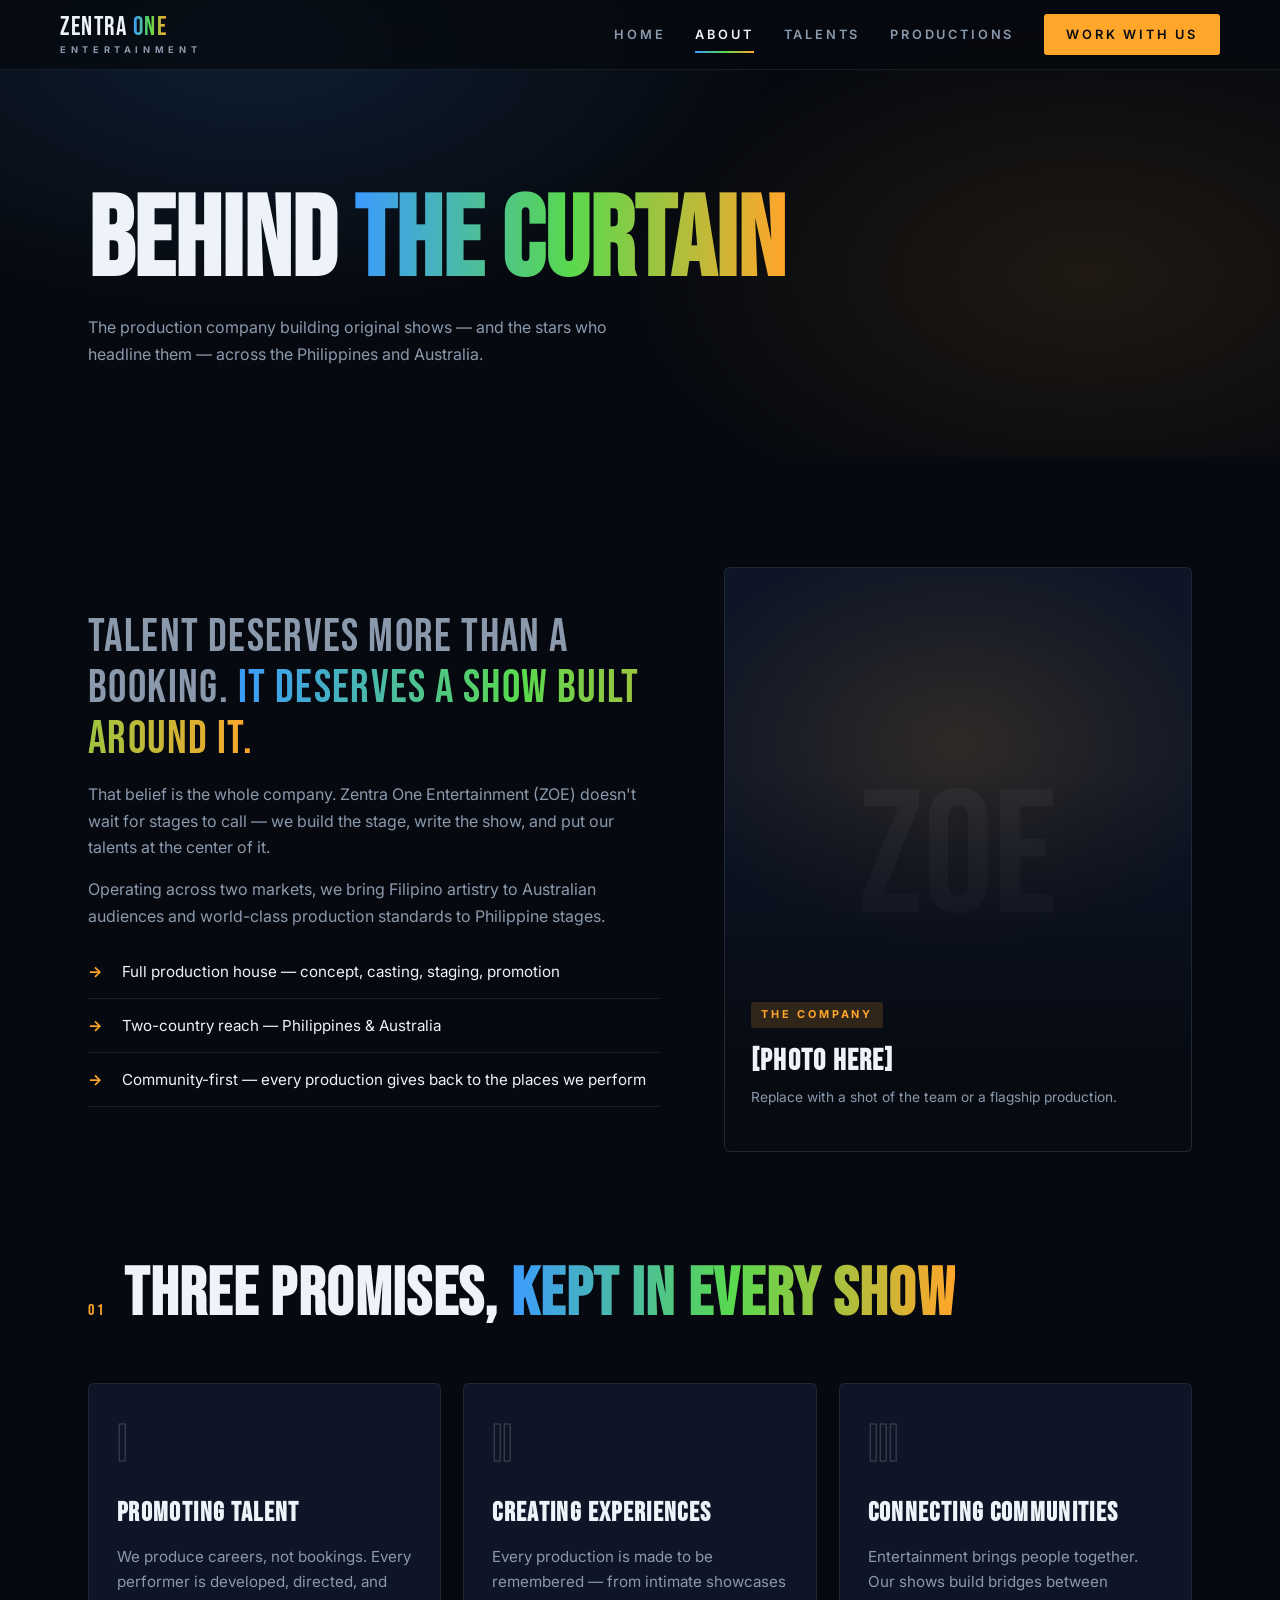
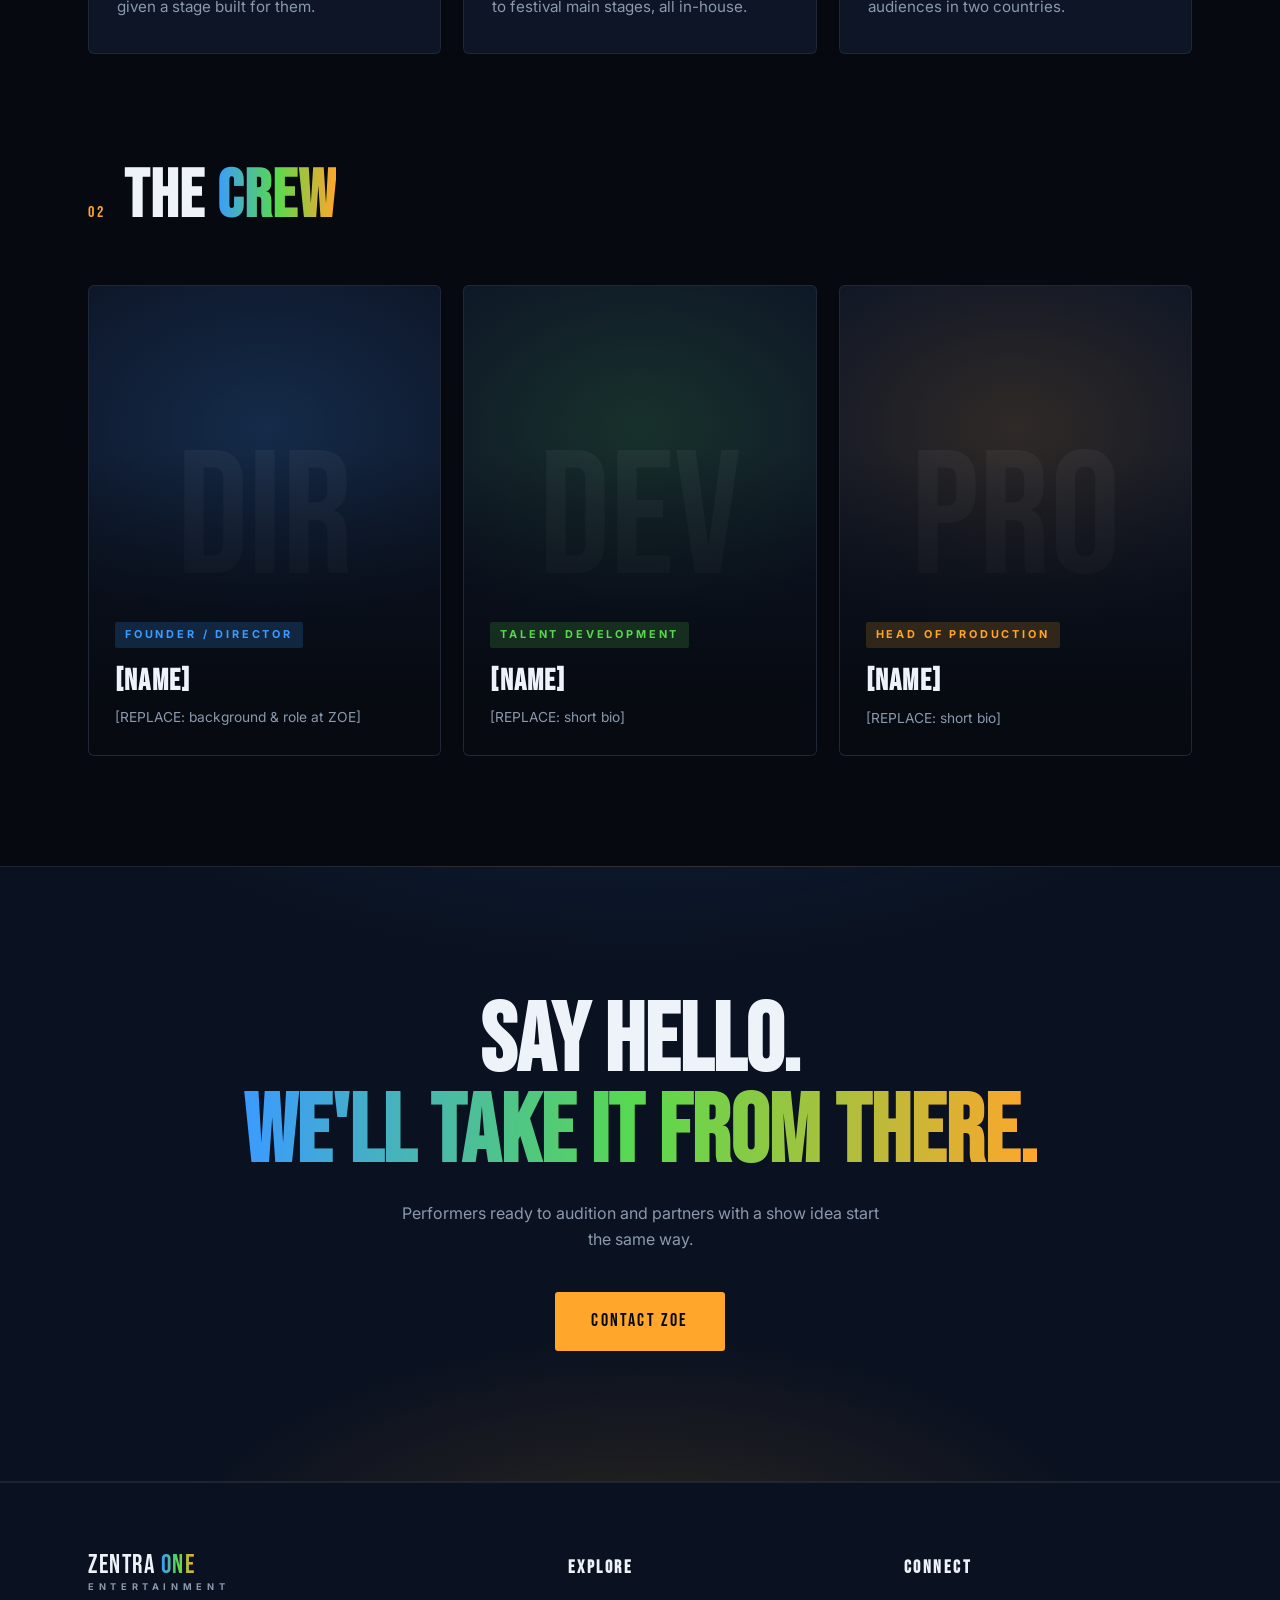
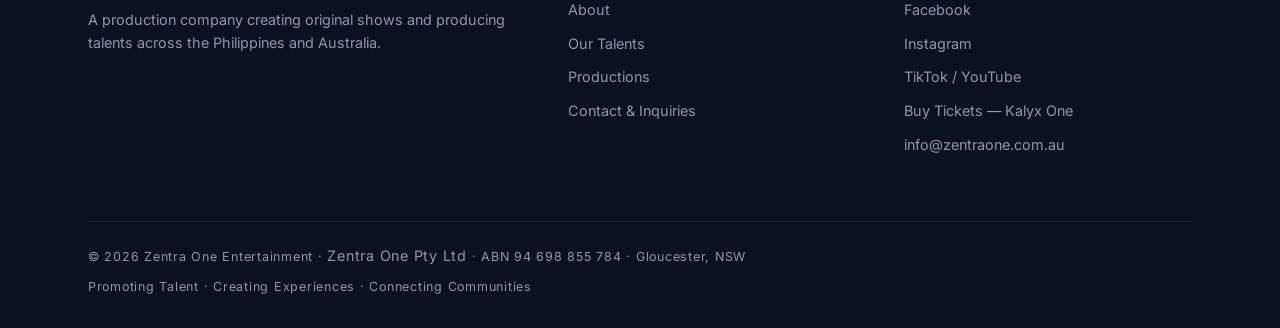
<file: about.html>
<!DOCTYPE html>
<html lang="en">
<head>
<meta charset="UTF-8">
<meta name="viewport" content="width=device-width, initial-scale=1.0">
<title>About — Zentra One Entertainment</title>
<link rel="preconnect" href="https://fonts.googleapis.com">
<link rel="preconnect" href="https://fonts.gstatic.com" crossorigin>
<link href="https://fonts.googleapis.com/css2?family=Bebas+Neue&family=Inter:wght@400;600;700&display=swap" rel="stylesheet">
<link rel="stylesheet" href="css/styles.css">
<link rel="icon" href="images/logo.svg">
</head>
<body>

<header class="site-header">
  <div class="container nav-wrap">
    <a href="index.html" class="brand">
      <span class="brand-name">ZENTRA <span class="one">ONE</span><small>Entertainment</small></span>
    </a>
    <nav class="main-nav">
      <a href="index.html">Home</a>
      <a href="about.html" class="active">About</a>
      <a href="talent.html">Talents</a>
      <a href="productions.html">Productions</a>
      <a href="contact.html" class="cta">Work With Us</a>
    </nav>
  </div>
</header>

<section class="page-banner">
  <div class="container">
    <h1>Behind <em>the curtain</em></h1>
    <p>The production company building original shows — and the stars who headline them — across the Philippines and Australia.</p>
  </div>
</section>

<section class="section">
  <div class="container split">
    <div class="reveal">
      <p class="manifesto"><span data-cms="about_head_1">Talent deserves more than a booking.</span> <em data-cms="about_head_2">It deserves a show built around it.</em></p>
      <p data-cms="about_p1">That belief is the whole company. Zentra One Entertainment (ZOE) doesn't wait for stages to call — we build the stage, write the show, and put our talents at the center of it.</p>
      <p data-cms="about_p2">Operating across two markets, we bring Filipino artistry to Australian audiences and world-class production standards to Philippine stages. [REPLACE: 1–2 sentences on the founding story — when ZOE started and what sparked it.]</p>
      <ul class="tick-list">
        <li>Full production house — concept, casting, staging, promotion</li>
        <li>Two-country reach — Philippines &amp; Australia</li>
        <li>Community-first — every production gives back to the places we perform</li>
      </ul>
    </div>
    <div class="reveal">
      <div class="talent-card" style="aspect-ratio: 4/5">
        <div class="tint-orange"></div>
        <div class="backdrop">ZOE</div>
        <div class="info">
          <span class="cat cat-orange">The Company</span>
          <h3>[Photo Here]</h3>
          <p>Replace with a shot of the team or a flagship production.</p>
        </div>
      </div>
    </div>
  </div>
</section>

<section class="section" style="padding-top:0">
  <div class="container">
    <div class="section-tag reveal">
      <span class="num">01</span>
      <h2>Three promises, <em>kept in every show</em></h2>
    </div>
    <div class="grid cols-3">
      <div class="poster glow-blue reveal">
        <div class="p-num">I</div>
        <h3>Promoting Talent</h3>
        <p>We produce careers, not bookings. Every performer is developed, directed, and given a stage built for them.</p>
      </div>
      <div class="poster glow-green reveal">
        <div class="p-num">II</div>
        <h3>Creating Experiences</h3>
        <p>Every production is made to be remembered — from intimate showcases to festival main stages, all in-house.</p>
      </div>
      <div class="poster glow-orange reveal">
        <div class="p-num">III</div>
        <h3>Connecting Communities</h3>
        <p>Entertainment brings people together. Our shows build bridges between audiences in two countries.</p>
      </div>
    </div>
  </div>
</section>

<section class="section" style="padding-top:0">
  <div class="container">
    <div class="section-tag reveal">
      <span class="num">02</span>
      <h2>The <em>crew</em></h2>
    </div>
    <div class="grid cols-3">
      <div class="talent-card reveal">
        <div class="tint-blue"></div>
        <div class="backdrop">DIR</div>
        <div class="info">
          <span class="cat cat-blue" data-cms="crew1_role">Founder / Director</span>
          <h3 data-cms="crew1_name">[Name]</h3>
          <p data-cms="crew1_bio">[REPLACE: background &amp; role at ZOE]</p>
        </div>
      </div>
      <div class="talent-card reveal">
        <div class="tint-green"></div>
        <div class="backdrop">DEV</div>
        <div class="info">
          <span class="cat cat-green" data-cms="crew2_role">Talent Development</span>
          <h3 data-cms="crew2_name">[Name]</h3>
          <p data-cms="crew2_bio">[REPLACE: short bio]</p>
        </div>
      </div>
      <div class="talent-card reveal">
        <div class="tint-orange"></div>
        <div class="backdrop">PRO</div>
        <div class="info">
          <span class="cat cat-orange" data-cms="crew3_role">Head of Production</span>
          <h3 data-cms="crew3_name">[Name]</h3>
          <p data-cms="crew3_bio">[REPLACE: short bio]</p>
        </div>
      </div>
    </div>
  </div>
</section>

<section class="cta-stage">
  <div class="container reveal">
    <h2>Say hello.<br><em>We'll take it from there.</em></h2>
    <p>Performers ready to audition and partners with a show idea start the same way.</p>
    <a href="contact.html" class="btn btn-fill">Contact ZOE</a>
  </div>
</section>

<footer class="site-footer">
  <div class="container">
    <div class="footer-grid">
      <div>
        <div class="footer-brand">
          <span class="brand-name">ZENTRA <span class="one">ONE</span><small>Entertainment</small></span>
        </div>
        <p data-cms="footer_blurb">A production company creating original shows and producing talents across the Philippines and Australia.</p>
      </div>
      <div>
        <h4>Explore</h4>
        <a href="about.html">About</a>
        <a href="talent.html">Our Talents</a>
        <a href="productions.html">Productions</a>
        <a href="contact.html">Contact &amp; Inquiries</a>
      </div>
      <div>
        <h4>Connect</h4>
        <a href="https://www.facebook.com/zentraoneentertainment" data-cms-href="facebook" target="_blank" rel="noopener">Facebook</a>
        <a href="#" data-cms-href="instagram">Instagram</a>
        <a href="#" data-cms-href="tiktok">TikTok / YouTube</a>
        <a href="https://kalyxone.com" data-cms-href="tickets" target="_blank" rel="noopener">Buy Tickets — Kalyx One</a>
        <a href="mailto:info@zentraone.com.au" data-cms-href="email" data-cms="contact_email">info@zentraone.com.au</a>
      </div>
    </div>
    <div class="footer-bottom">
      <span>© 2026 Zentra One Entertainment · <a href="https://zentraone.com.au" data-cms-href="parent" style="display:inline;margin:0" target="_blank" rel="noopener">Zentra One Pty Ltd</a> · ABN 94 698 855 784 · Gloucester, NSW</span>
      <span>Promoting Talent · Creating Experiences · Connecting Communities</span>
    </div>
  </div>
</footer>

<script src="js/render.js"></script>
<script>
  const io = new IntersectionObserver(es => es.forEach(e => e.isIntersecting && e.target.classList.add('in')), { threshold: 0.12 });
  document.querySelectorAll('.reveal').forEach(el => io.observe(el));
</script>

</body>
</html>
</file>
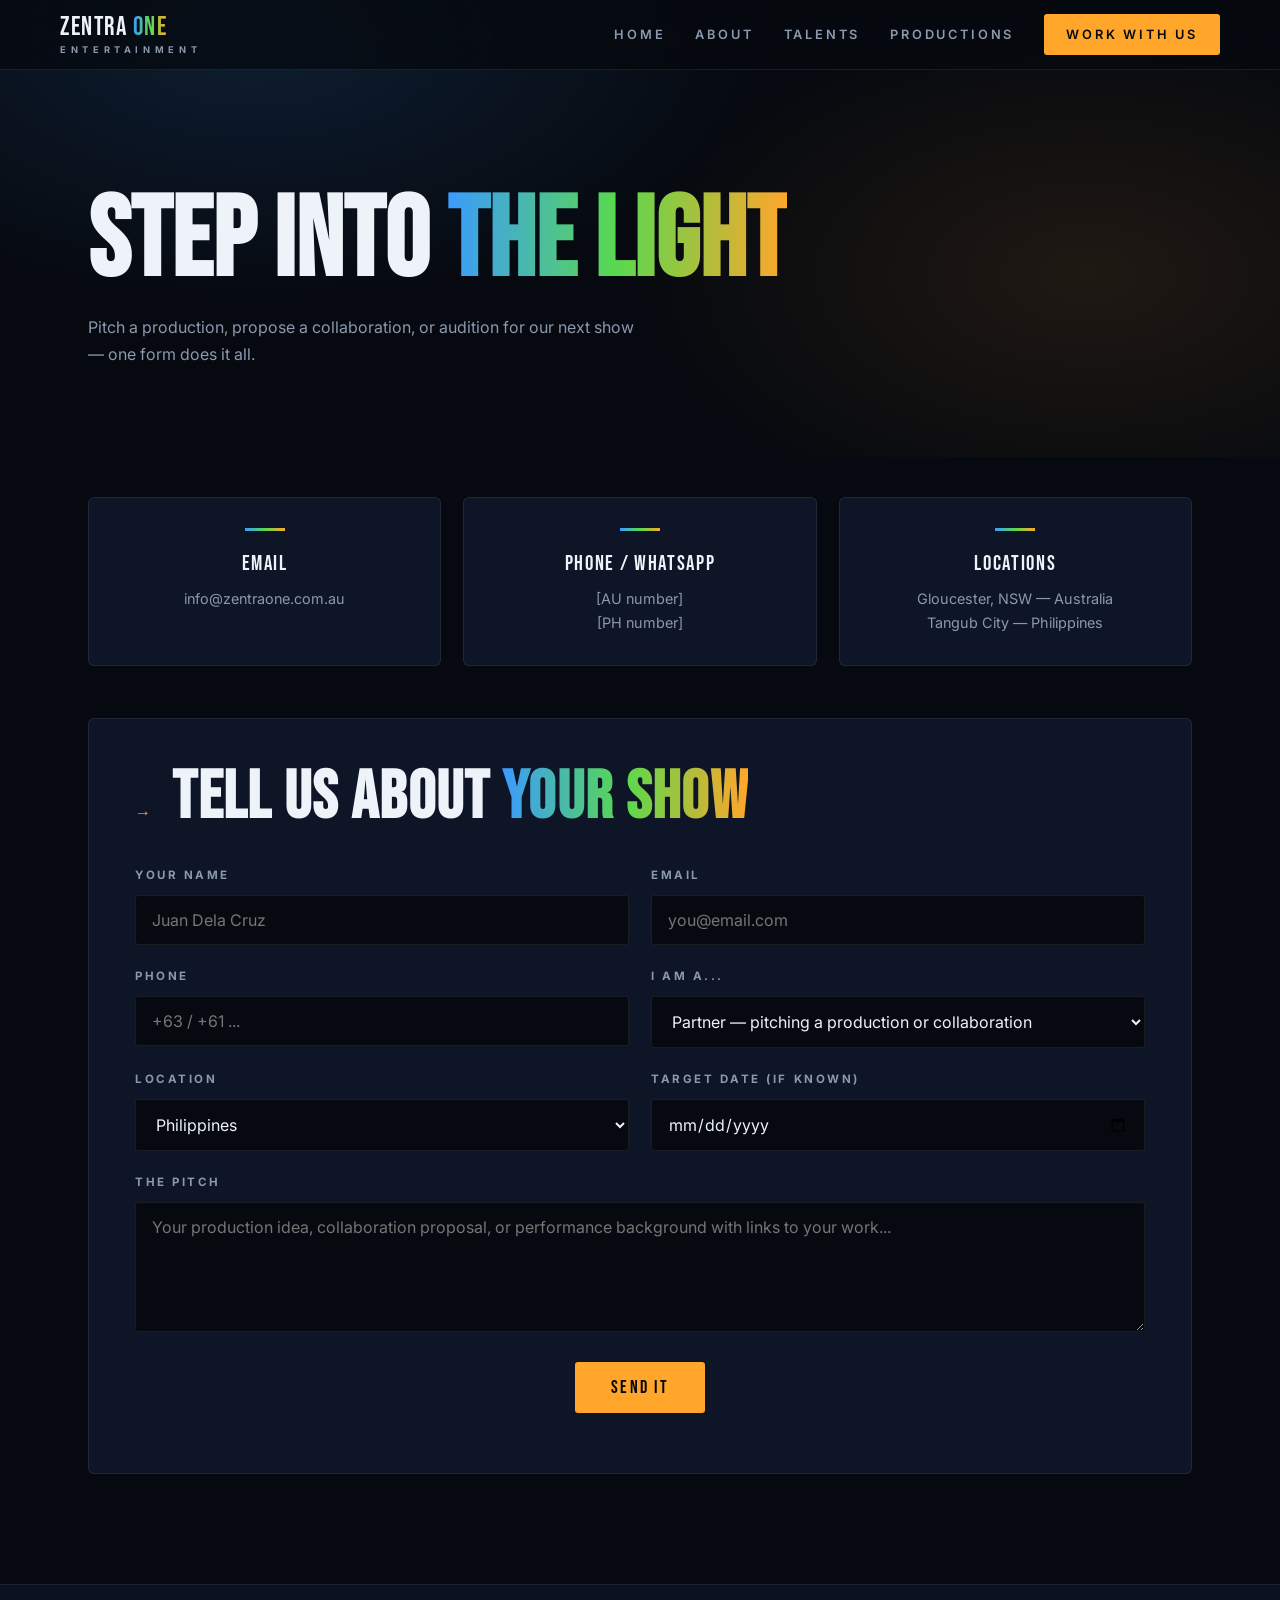
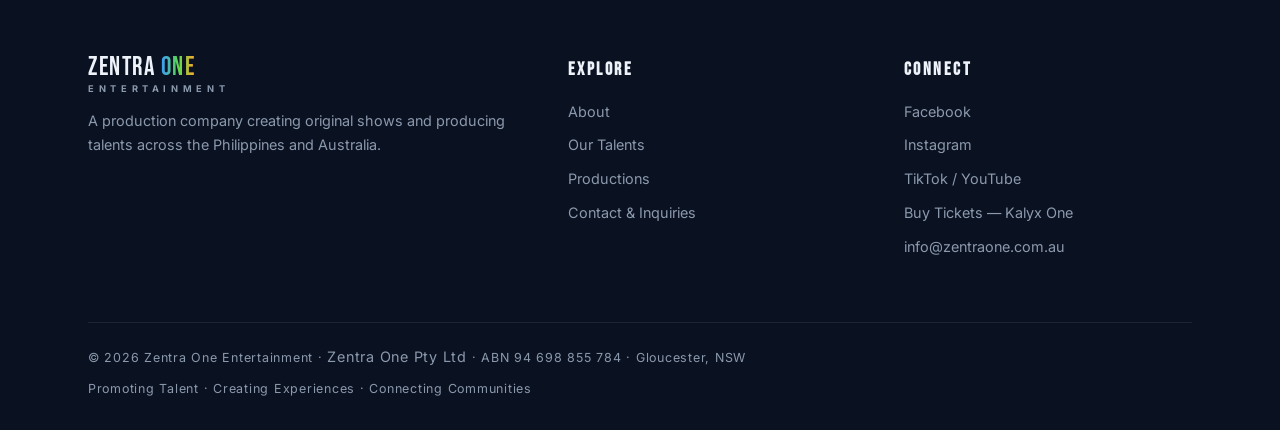
<file: contact.html>
<!DOCTYPE html>
<html lang="en">
<head>
<meta charset="UTF-8">
<meta name="viewport" content="width=device-width, initial-scale=1.0">
<title>Contact — Zentra One Entertainment</title>
<link rel="preconnect" href="https://fonts.googleapis.com">
<link rel="preconnect" href="https://fonts.gstatic.com" crossorigin>
<link href="https://fonts.googleapis.com/css2?family=Bebas+Neue&family=Inter:wght@400;600;700&display=swap" rel="stylesheet">
<link rel="stylesheet" href="css/styles.css">
<link rel="icon" href="images/logo.svg">
</head>
<body>

<header class="site-header">
  <div class="container nav-wrap">
    <a href="index.html" class="brand">
      <span class="brand-name">ZENTRA <span class="one">ONE</span><small>Entertainment</small></span>
    </a>
    <nav class="main-nav">
      <a href="index.html">Home</a>
      <a href="about.html">About</a>
      <a href="talent.html">Talents</a>
      <a href="productions.html">Productions</a>
      <a href="contact.html" class="cta">Work With Us</a>
    </nav>
  </div>
</header>

<section class="page-banner">
  <div class="container">
    <h1>Step into <em>the light</em></h1>
    <p>Pitch a production, propose a collaboration, or audition for our next show — one form does it all.</p>
  </div>
</section>

<section class="section" style="padding-top:40px">
  <div class="container">
    <div class="info-row reveal">
      <div class="info-tile">
        <div class="bar"></div>
        <div class="t">Email</div>
        <p data-cms="contact_email">info@zentraone.com.au</p>
      </div>
      <div class="info-tile">
        <div class="bar"></div>
        <div class="t">Phone / WhatsApp</div>
        <p><span data-cms="contact_phone_au">[AU number]</span><br><span data-cms="contact_phone_ph">[PH number]</span></p>
      </div>
      <div class="info-tile">
        <div class="bar"></div>
        <div class="t">Locations</div>
        <p><span data-cms="location_au">Gloucester, NSW — Australia</span><br><span data-cms="location_ph">Tangub City — Philippines</span></p>
      </div>
    </div>

    <div class="form-stage reveal">
      <div class="section-tag" style="margin-bottom:34px">
        <span class="num">→</span>
        <h2>Tell us about <em>your show</em></h2>
      </div>
      <!-- Sends via send-inquiry.php once hosted; opens your email app when previewing locally -->
      <form action="#" method="POST" class="form-grid" id="inquiryForm">
        <div>
          <label for="name">Your Name</label>
          <input type="text" id="name" name="name" placeholder="Juan Dela Cruz" required>
        </div>
        <div>
          <label for="email">Email</label>
          <input type="email" id="email" name="email" placeholder="you@email.com" required>
        </div>
        <div>
          <label for="phone">Phone</label>
          <input type="tel" id="phone" name="phone" placeholder="+63 / +61 ...">
        </div>
        <div>
          <label for="type">I am a...</label>
          <select id="type" name="type">
            <option>Partner — pitching a production or collaboration</option>
            <option>Business — sponsorship / co-production</option>
            <option>Performer — auditioning for our productions</option>
            <option>Other</option>
          </select>
        </div>
        <div>
          <label for="location">Location</label>
          <select id="location" name="location">
            <option>Philippines</option>
            <option>Australia</option>
            <option>Other / Online</option>
          </select>
        </div>
        <div>
          <label for="date">Target Date (if known)</label>
          <input type="date" id="date" name="date">
        </div>
        <div class="full">
          <label for="message">The Pitch</label>
          <textarea id="message" name="message" rows="5" placeholder="Your production idea, collaboration proposal, or performance background with links to your work..."></textarea>
        </div>
        <div class="full" style="text-align:center">
          <button type="submit" class="btn btn-fill" style="border:none;cursor:pointer">Send It</button>
          <p id="formNote" style="margin-top:14px;font-size:0.9rem;color:var(--dim)"></p>
        </div>
      </form>
    </div>
  </div>
</section>

<footer class="site-footer">
  <div class="container">
    <div class="footer-grid">
      <div>
        <div class="footer-brand">
          <span class="brand-name">ZENTRA <span class="one">ONE</span><small>Entertainment</small></span>
        </div>
        <p data-cms="footer_blurb">A production company creating original shows and producing talents across the Philippines and Australia.</p>
      </div>
      <div>
        <h4>Explore</h4>
        <a href="about.html">About</a>
        <a href="talent.html">Our Talents</a>
        <a href="productions.html">Productions</a>
        <a href="contact.html">Contact &amp; Inquiries</a>
      </div>
      <div>
        <h4>Connect</h4>
        <a href="https://www.facebook.com/zentraoneentertainment" data-cms-href="facebook" target="_blank" rel="noopener">Facebook</a>
        <a href="#" data-cms-href="instagram">Instagram</a>
        <a href="#" data-cms-href="tiktok">TikTok / YouTube</a>
        <a href="https://kalyxone.com" data-cms-href="tickets" target="_blank" rel="noopener">Buy Tickets — Kalyx One</a>
        <a href="mailto:info@zentraone.com.au" data-cms-href="email" data-cms="contact_email">info@zentraone.com.au</a>
      </div>
    </div>
    <div class="footer-bottom">
      <span>© 2026 Zentra One Entertainment · <a href="https://zentraone.com.au" data-cms-href="parent" style="display:inline;margin:0" target="_blank" rel="noopener">Zentra One Pty Ltd</a> · ABN 94 698 855 784 · Gloucester, NSW</span>
      <span>Promoting Talent · Creating Experiences · Connecting Communities</span>
    </div>
  </div>
</footer>

<script src="js/render.js"></script>
<script>
  const io = new IntersectionObserver(es => es.forEach(e => e.isIntersecting && e.target.classList.add('in')), { threshold: 0.12 });
  document.querySelectorAll('.reveal').forEach(el => io.observe(el));
</script>

</body>
</html>
</file>
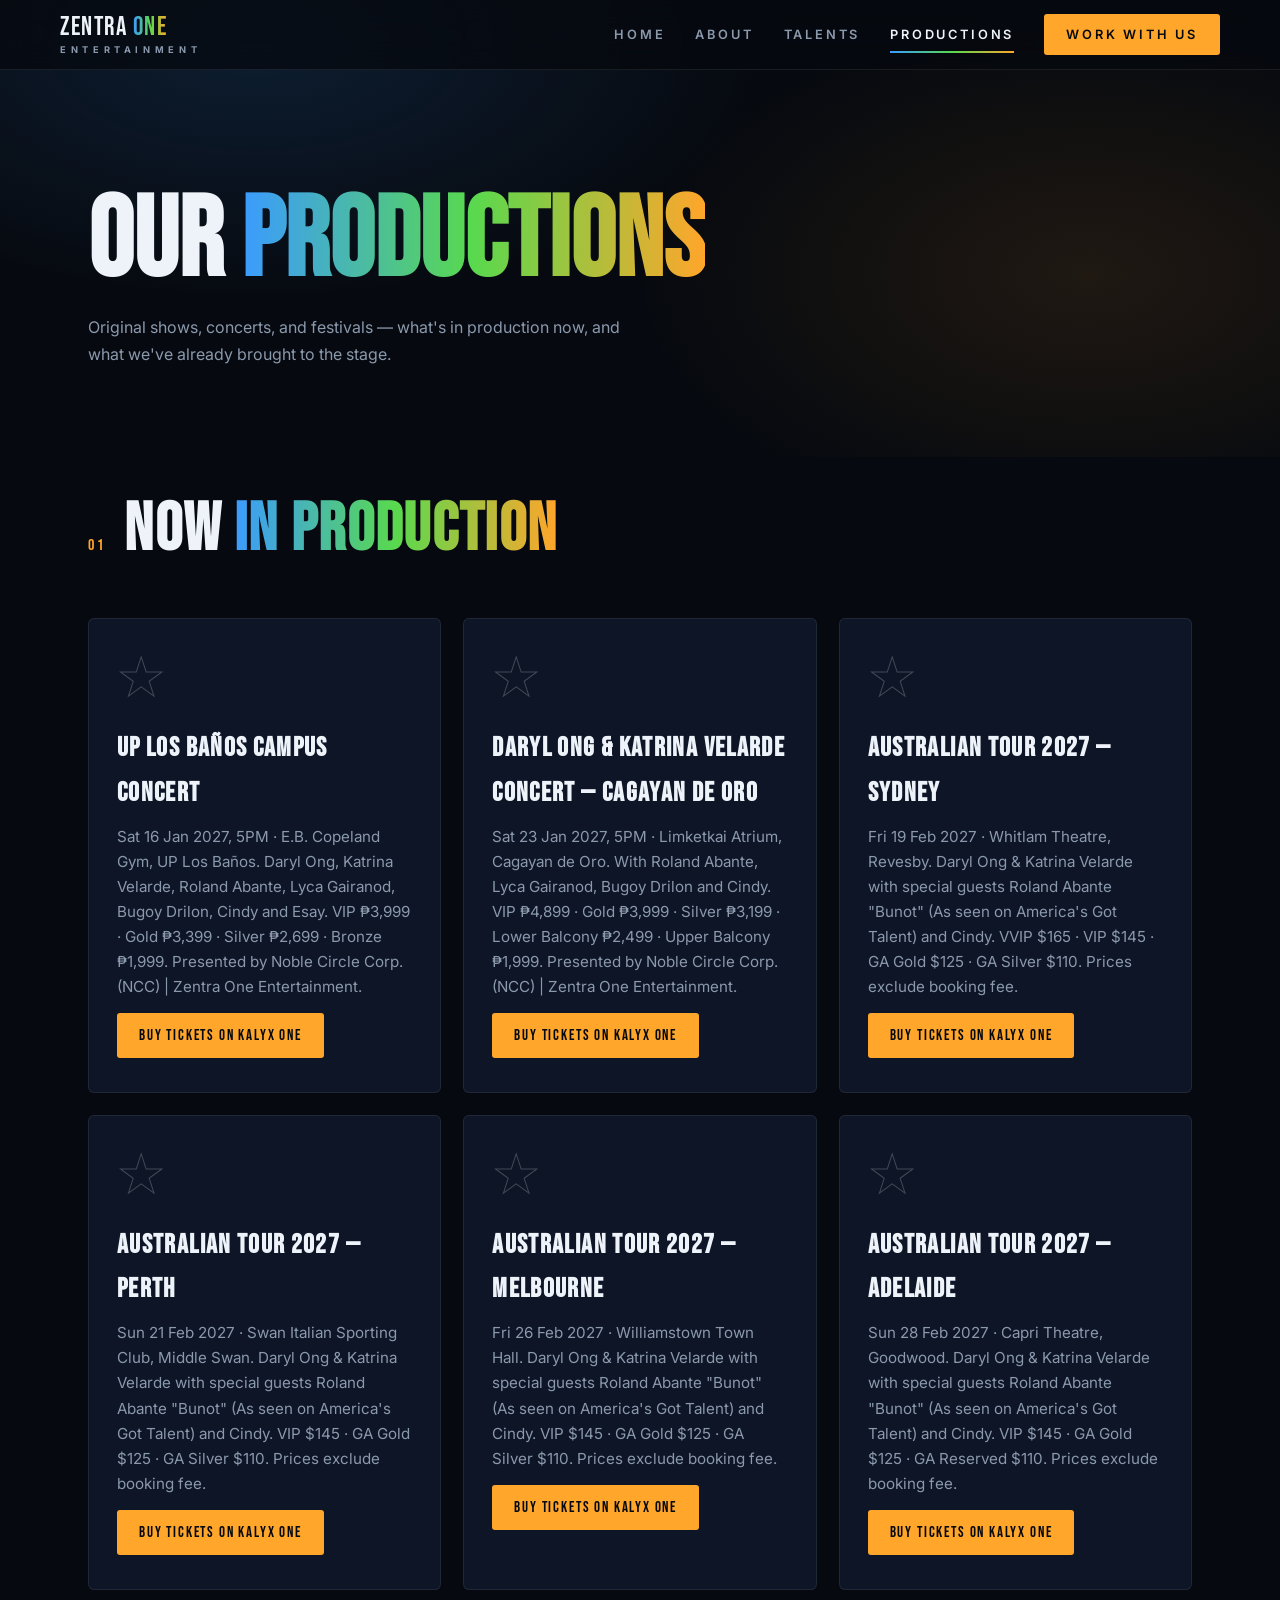
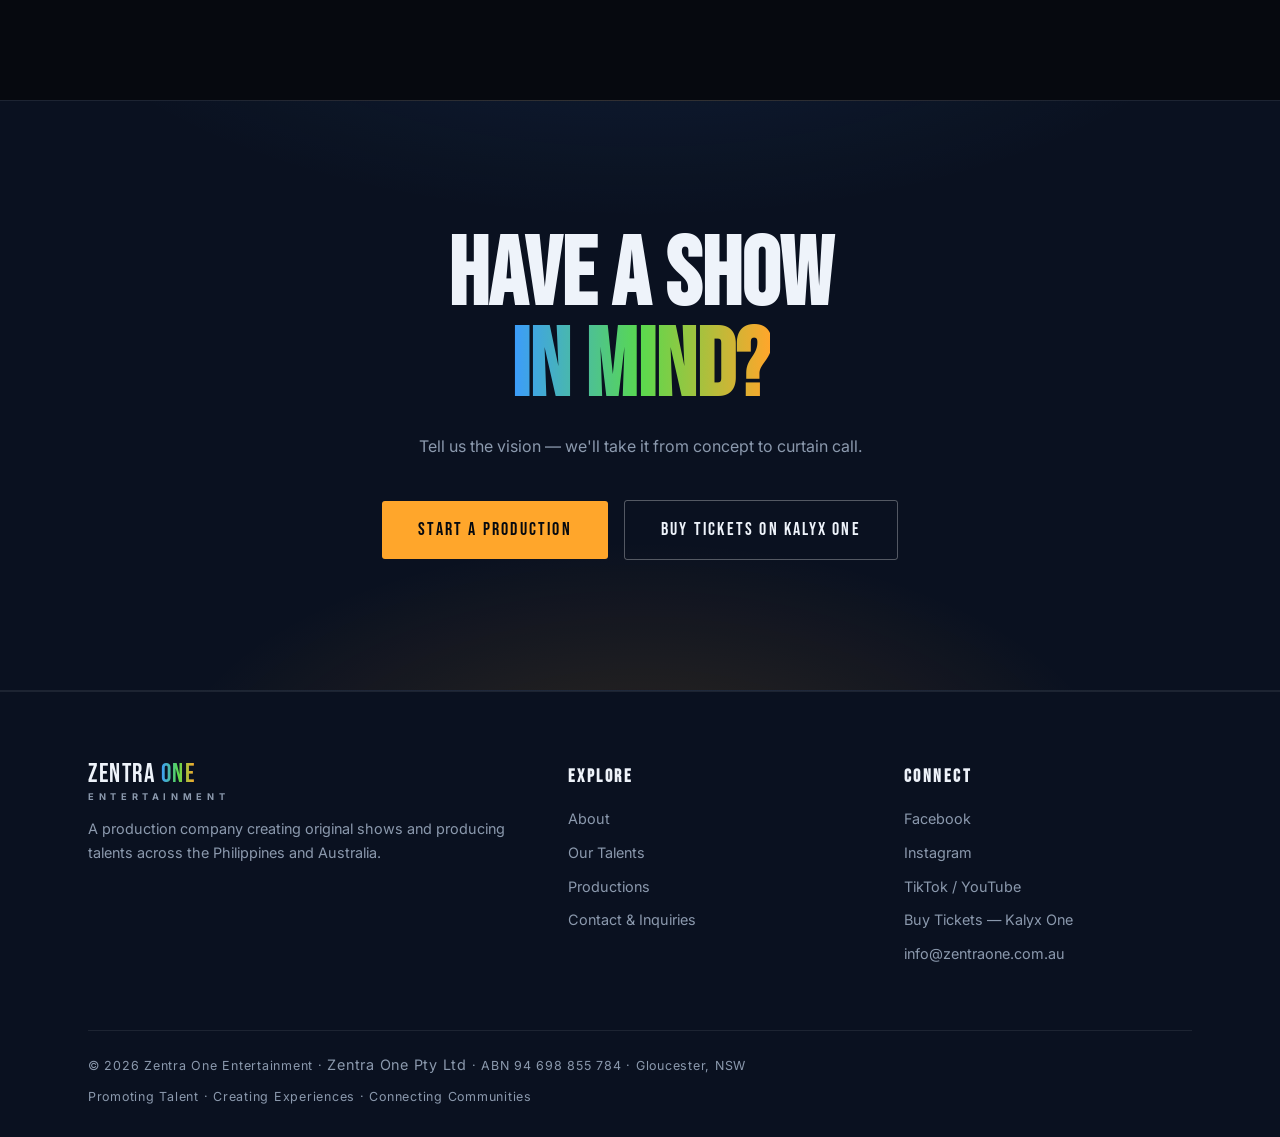
<file: productions.html>
<!DOCTYPE html>
<html lang="en">
<head>
<meta charset="UTF-8">
<meta name="viewport" content="width=device-width, initial-scale=1.0">
<title>Productions — Zentra One Entertainment</title>
<link rel="preconnect" href="https://fonts.googleapis.com">
<link rel="preconnect" href="https://fonts.gstatic.com" crossorigin>
<link href="https://fonts.googleapis.com/css2?family=Bebas+Neue&family=Inter:wght@400;600;700&display=swap" rel="stylesheet">
<link rel="stylesheet" href="css/styles.css">
<link rel="icon" href="images/logo.svg">
</head>
<body>

<header class="site-header">
  <div class="container nav-wrap">
    <a href="index.html" class="brand">
      <span class="brand-name">ZENTRA <span class="one">ONE</span><small>Entertainment</small></span>
    </a>
    <nav class="main-nav">
      <a href="index.html">Home</a>
      <a href="about.html">About</a>
      <a href="talent.html">Talents</a>
      <a href="productions.html" class="active">Productions</a>
      <a href="contact.html" class="cta">Work With Us</a>
    </nav>
  </div>
</header>

<section class="page-banner">
  <div class="container">
    <h1>Our <em>productions</em></h1>
    <p>Original shows, concerts, and festivals — what's in production now, and what we've already brought to the stage.</p>
  </div>
</section>

<section class="section" style="padding-top:40px">
  <div class="container">
    <div class="section-tag reveal">
      <span class="num">01</span>
      <h2>Now <em>in production</em></h2>
    </div>
    <div class="grid cols-3" id="upcomingGrid">
      <div class="poster glow-orange reveal">
        <div class="p-num">★</div>
        <h3>[Production Name]</h3>
        <p>[REPLACE: date · venue · city — headline acts and ticket link.]</p>
        <span class="ph">Duplicate this card per upcoming show</span>
      </div>
      <div class="poster glow-green reveal">
        <div class="p-num">★</div>
        <h3>[Production Name]</h3>
        <p>[REPLACE: date · venue · city — lineup.]</p>
      </div>
      <div class="poster glow-blue reveal">
        <div class="p-num">★</div>
        <h3>[Production Name]</h3>
        <p>[REPLACE: date · venue · city — lineup.]</p>
      </div>
    </div>
  </div>
</section>

<section class="section" style="padding-top:0">
  <div class="container">
    <div class="section-tag reveal">
      <span class="num">02</span>
      <h2>From the <em>archive</em></h2>
    </div>
    <p class="section-sub reveal">Swap these tiles for real production photos as the portfolio grows.</p>
    <div class="grid cols-3" id="archiveGrid">
      <div class="talent-card reveal">
        <div class="tint-blue"></div>
        <div class="backdrop">'25</div>
        <div class="info">
          <span class="cat cat-blue">Concert</span>
          <h3>[Past Production]</h3>
          <p>[REPLACE: what it was, attendance, standout moment]</p>
        </div>
      </div>
      <div class="talent-card reveal">
        <div class="tint-green"></div>
        <div class="backdrop">'25</div>
        <div class="info">
          <span class="cat cat-green">Festival</span>
          <h3>[Past Production]</h3>
          <p>[REPLACE: one line]</p>
        </div>
      </div>
      <div class="talent-card reveal">
        <div class="tint-orange"></div>
        <div class="backdrop">'26</div>
        <div class="info">
          <span class="cat cat-orange">Showcase</span>
          <h3>[Past Production]</h3>
          <p>[REPLACE: one line]</p>
        </div>
      </div>
      <div class="talent-card reveal">
        <div class="tint-orange"></div>
        <div class="backdrop">'26</div>
        <div class="info">
          <span class="cat cat-orange">Community Show</span>
          <h3>[Past Production]</h3>
          <p>[REPLACE: one line]</p>
        </div>
      </div>
      <div class="talent-card reveal">
        <div class="tint-blue"></div>
        <div class="backdrop">'26</div>
        <div class="info">
          <span class="cat cat-blue">Concert</span>
          <h3>[Past Production]</h3>
          <p>[REPLACE: one line]</p>
        </div>
      </div>
      <div class="talent-card reveal">
        <div class="tint-green"></div>
        <div class="backdrop">'26</div>
        <div class="info">
          <span class="cat cat-green">Collaboration</span>
          <h3>[Past Production]</h3>
          <p>[REPLACE: one line]</p>
        </div>
      </div>
    </div>
  </div>
</section>

<section class="cta-stage">
  <div class="container reveal">
    <h2>Have a show<br><em>in mind?</em></h2>
    <p>Tell us the vision — we'll take it from concept to curtain call.</p>
    <a href="contact.html" class="btn btn-fill">Start a Production</a>
    <a href="https://kalyxone.com" class="btn btn-ghost" data-cms-href="tickets" target="_blank" rel="noopener" style="margin-left:12px">Buy Tickets on Kalyx One</a>
  </div>
</section>

<footer class="site-footer">
  <div class="container">
    <div class="footer-grid">
      <div>
        <div class="footer-brand">
          <span class="brand-name">ZENTRA <span class="one">ONE</span><small>Entertainment</small></span>
        </div>
        <p data-cms="footer_blurb">A production company creating original shows and producing talents across the Philippines and Australia.</p>
      </div>
      <div>
        <h4>Explore</h4>
        <a href="about.html">About</a>
        <a href="talent.html">Our Talents</a>
        <a href="productions.html">Productions</a>
        <a href="contact.html">Contact &amp; Inquiries</a>
      </div>
      <div>
        <h4>Connect</h4>
        <a href="https://www.facebook.com/zentraoneentertainment" data-cms-href="facebook" target="_blank" rel="noopener">Facebook</a>
        <a href="#" data-cms-href="instagram">Instagram</a>
        <a href="#" data-cms-href="tiktok">TikTok / YouTube</a>
        <a href="https://kalyxone.com" data-cms-href="tickets" target="_blank" rel="noopener">Buy Tickets — Kalyx One</a>
        <a href="mailto:info@zentraone.com.au" data-cms-href="email" data-cms="contact_email">info@zentraone.com.au</a>
      </div>
    </div>
    <div class="footer-bottom">
      <span>© 2026 Zentra One Entertainment · <a href="https://zentraone.com.au" data-cms-href="parent" style="display:inline;margin:0" target="_blank" rel="noopener">Zentra One Pty Ltd</a> · ABN 94 698 855 784 · Gloucester, NSW</span>
      <span>Promoting Talent · Creating Experiences · Connecting Communities</span>
    </div>
  </div>
</footer>

<script src="js/render.js"></script>
<script>
  const io = new IntersectionObserver(es => es.forEach(e => e.isIntersecting && e.target.classList.add('in')), { threshold: 0.12 });
  document.querySelectorAll('.reveal').forEach(el => io.observe(el));
</script>

</body>
</html>
</file>
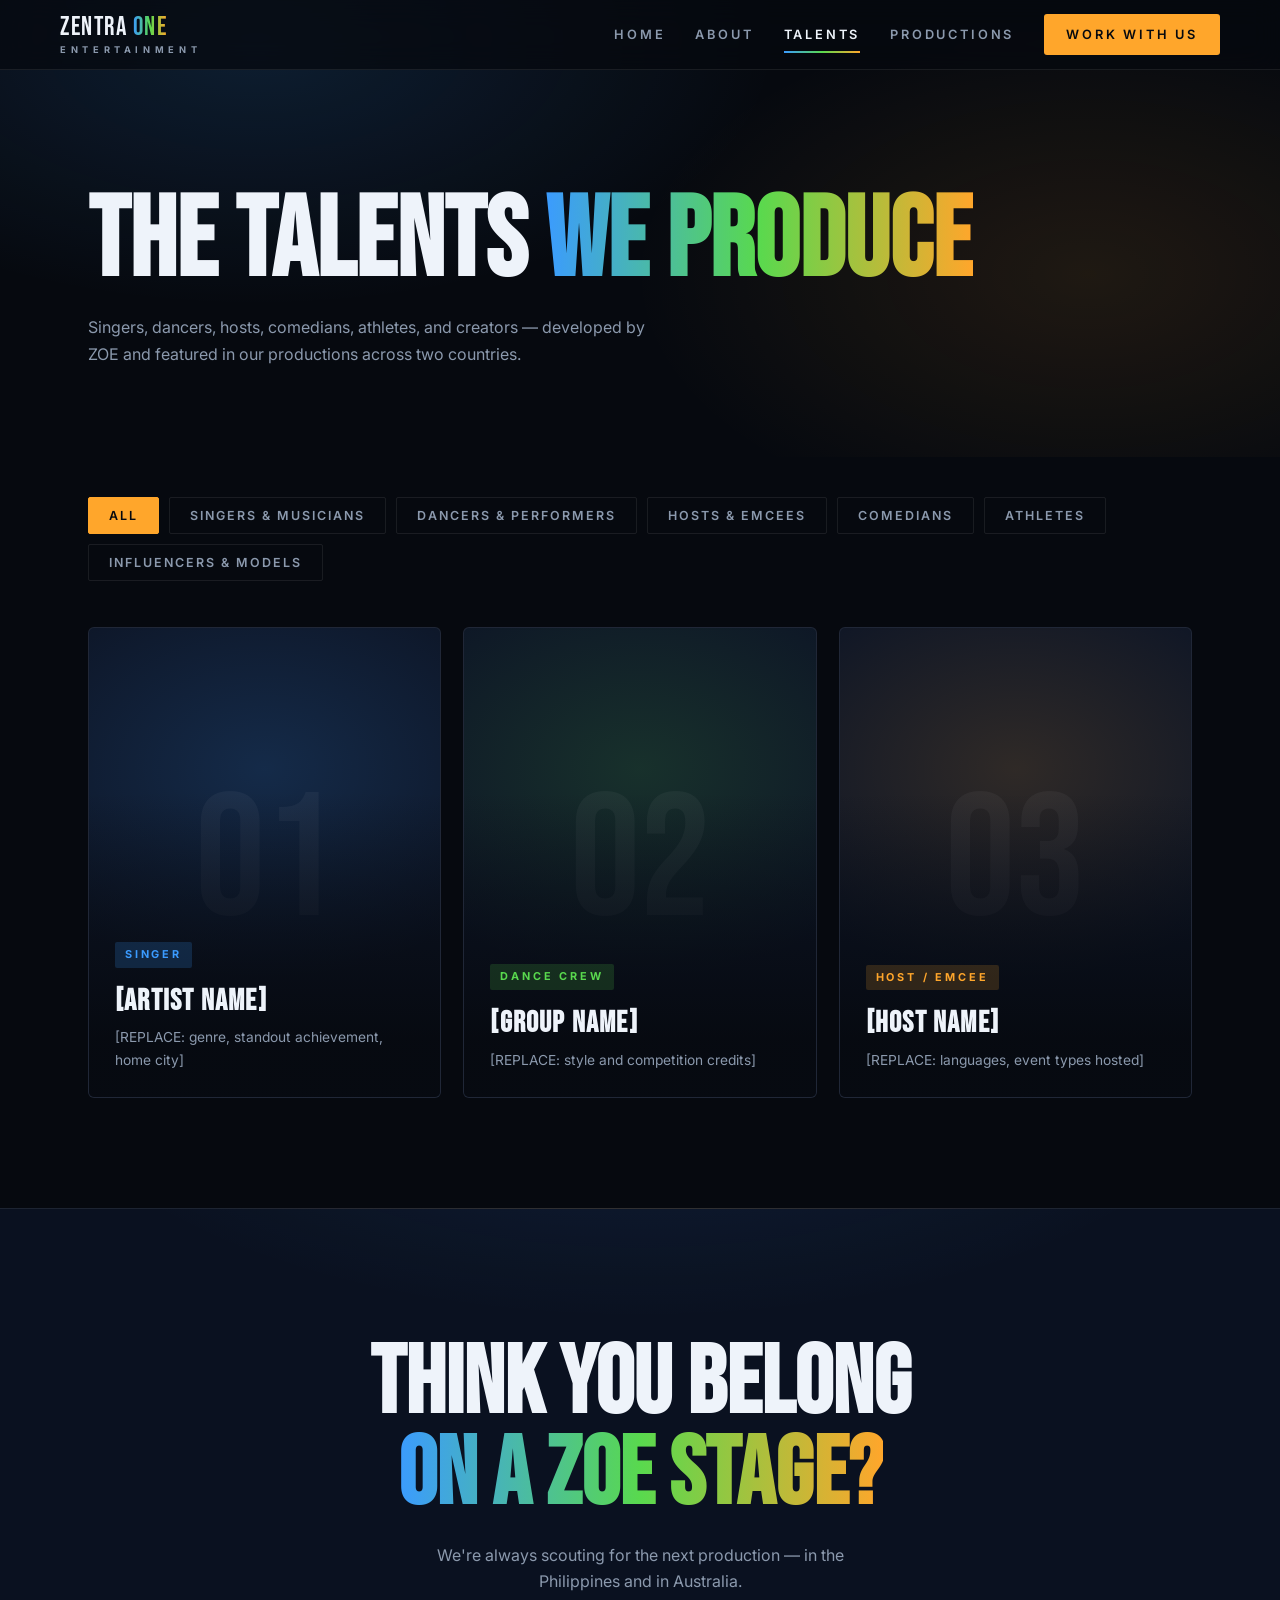
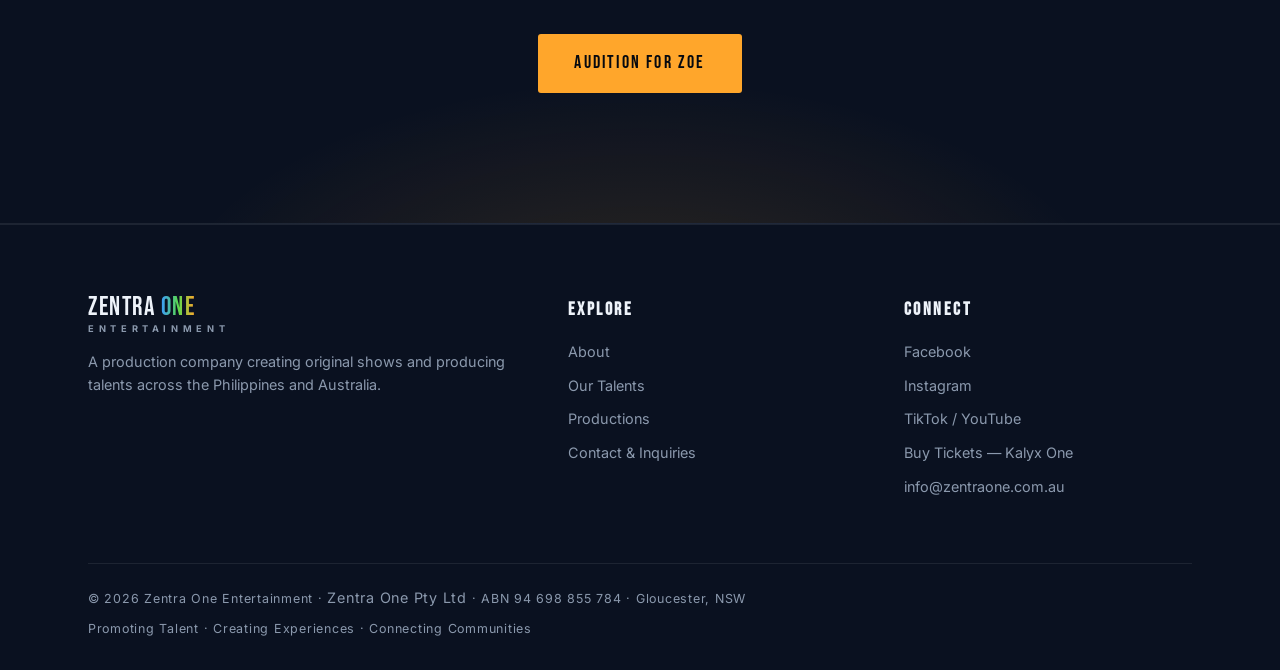
<file: talent.html>
<!DOCTYPE html>
<html lang="en">
<head>
<meta charset="UTF-8">
<meta name="viewport" content="width=device-width, initial-scale=1.0">
<title>Our Talents — Zentra One Entertainment</title>
<link rel="preconnect" href="https://fonts.googleapis.com">
<link rel="preconnect" href="https://fonts.gstatic.com" crossorigin>
<link href="https://fonts.googleapis.com/css2?family=Bebas+Neue&family=Inter:wght@400;600;700&display=swap" rel="stylesheet">
<link rel="stylesheet" href="css/styles.css">
<link rel="icon" href="images/logo.svg">
</head>
<body>

<header class="site-header">
  <div class="container nav-wrap">
    <a href="index.html" class="brand">
      <span class="brand-name">ZENTRA <span class="one">ONE</span><small>Entertainment</small></span>
    </a>
    <nav class="main-nav">
      <a href="index.html">Home</a>
      <a href="about.html">About</a>
      <a href="talent.html" class="active">Talents</a>
      <a href="productions.html">Productions</a>
      <a href="contact.html" class="cta">Work With Us</a>
    </nav>
  </div>
</header>

<section class="page-banner">
  <div class="container">
    <h1>The talents <em>we produce</em></h1>
    <p>Singers, dancers, hosts, comedians, athletes, and creators — developed by ZOE and featured in our productions across two countries.</p>
  </div>
</section>

<section class="section" style="padding-top:40px">
  <div class="container">
    <div class="filter-bar reveal">
      <button class="filter-btn active" data-filter="all">All</button>
      <button class="filter-btn" data-filter="singer">Singers &amp; Musicians</button>
      <button class="filter-btn" data-filter="dancer">Dancers &amp; Performers</button>
      <button class="filter-btn" data-filter="host">Hosts &amp; Emcees</button>
      <button class="filter-btn" data-filter="comedian">Comedians</button>
      <button class="filter-btn" data-filter="athlete">Athletes</button>
      <button class="filter-btn" data-filter="influencer">Influencers &amp; Models</button>
    </div>

    <div class="grid cols-3" id="talentGrid">
      <div class="talent-card reveal" data-cat="singer">
        <div class="tint-blue"></div>
        <div class="backdrop">01</div>
        <div class="info">
          <span class="cat cat-blue">Singer</span>
          <h3>[Artist Name]</h3>
          <p>[REPLACE: genre, standout achievement, home city]</p>
        </div>
      </div>
      <div class="talent-card reveal" data-cat="singer">
        <div class="tint-blue"></div>
        <div class="backdrop">02</div>
        <div class="info">
          <span class="cat cat-blue">Band</span>
          <h3>[Band Name]</h3>
          <p>[REPLACE: style, notable gigs, PH/AU availability]</p>
        </div>
      </div>
      <div class="talent-card reveal" data-cat="dancer">
        <div class="tint-green"></div>
        <div class="backdrop">03</div>
        <div class="info">
          <span class="cat cat-green">Dance Crew</span>
          <h3>[Group Name]</h3>
          <p>[REPLACE: style and competition credits]</p>
        </div>
      </div>
      <div class="talent-card reveal" data-cat="dancer">
        <div class="tint-green"></div>
        <div class="backdrop">04</div>
        <div class="info">
          <span class="cat cat-green">Performer</span>
          <h3>[Performer Name]</h3>
          <p>[REPLACE: specialty act — fire dance, cultural showcase]</p>
        </div>
      </div>
      <div class="talent-card reveal" data-cat="host">
        <div class="tint-orange"></div>
        <div class="backdrop">05</div>
        <div class="info">
          <span class="cat cat-orange">Host / Emcee</span>
          <h3>[Host Name]</h3>
          <p>[REPLACE: languages, event types hosted]</p>
        </div>
      </div>
      <div class="talent-card reveal" data-cat="comedian">
        <div class="tint-orange"></div>
        <div class="backdrop">06</div>
        <div class="info">
          <span class="cat cat-orange">Comedian</span>
          <h3>[Comedian Name]</h3>
          <p>[REPLACE: comedy style, notable shows]</p>
        </div>
      </div>
      <div class="talent-card reveal" data-cat="athlete">
        <div class="tint-blue"></div>
        <div class="backdrop">07</div>
        <div class="info">
          <span class="cat cat-blue">Athlete</span>
          <h3>[Athlete Name]</h3>
          <p>[REPLACE: sport, titles, appearances]</p>
        </div>
      </div>
      <div class="talent-card reveal" data-cat="influencer">
        <div class="tint-green"></div>
        <div class="backdrop">08</div>
        <div class="info">
          <span class="cat cat-green">Influencer</span>
          <h3>[Creator Name]</h3>
          <p>[REPLACE: platform, following, niche]</p>
        </div>
      </div>
      <div class="talent-card reveal" data-cat="influencer">
        <div class="tint-orange"></div>
        <div class="backdrop">09</div>
        <div class="info">
          <span class="cat cat-orange">Model</span>
          <h3>[Model Name]</h3>
          <p>[REPLACE: runway, commercial, ambassador work]</p>
        </div>
      </div>
    </div>
  </div>
</section>

<section class="cta-stage">
  <div class="container reveal">
    <h2>Think you belong<br><em>on a ZOE stage?</em></h2>
    <p>We're always scouting for the next production — in the Philippines and in Australia.</p>
    <a href="contact.html" class="btn btn-fill">Audition for ZOE</a>
  </div>
</section>

<footer class="site-footer">
  <div class="container">
    <div class="footer-grid">
      <div>
        <div class="footer-brand">
          <span class="brand-name">ZENTRA <span class="one">ONE</span><small>Entertainment</small></span>
        </div>
        <p data-cms="footer_blurb">A production company creating original shows and producing talents across the Philippines and Australia.</p>
      </div>
      <div>
        <h4>Explore</h4>
        <a href="about.html">About</a>
        <a href="talent.html">Our Talents</a>
        <a href="productions.html">Productions</a>
        <a href="contact.html">Contact &amp; Inquiries</a>
      </div>
      <div>
        <h4>Connect</h4>
        <a href="https://www.facebook.com/zentraoneentertainment" data-cms-href="facebook" target="_blank" rel="noopener">Facebook</a>
        <a href="#" data-cms-href="instagram">Instagram</a>
        <a href="#" data-cms-href="tiktok">TikTok / YouTube</a>
        <a href="https://kalyxone.com" data-cms-href="tickets" target="_blank" rel="noopener">Buy Tickets — Kalyx One</a>
        <a href="mailto:info@zentraone.com.au" data-cms-href="email" data-cms="contact_email">info@zentraone.com.au</a>
      </div>
    </div>
    <div class="footer-bottom">
      <span>© 2026 Zentra One Entertainment · <a href="https://zentraone.com.au" data-cms-href="parent" style="display:inline;margin:0" target="_blank" rel="noopener">Zentra One Pty Ltd</a> · ABN 94 698 855 784 · Gloucester, NSW</span>
      <span>Promoting Talent · Creating Experiences · Connecting Communities</span>
    </div>
  </div>
</footer>

<script src="js/render.js"></script>
<script>
  const io = new IntersectionObserver(es => es.forEach(e => e.isIntersecting && e.target.classList.add('in')), { threshold: 0.12 });
  document.querySelectorAll('.reveal').forEach(el => io.observe(el));
</script>

</body>
</html>
</file>
<file: css/styles.css>
/* ============================================================
   ZENTRA ONE ENTERTAINMENT — v2 "Before the Curtain Lifts"
   Dark cinematic theme. Brand colors as stage lights.
   ============================================================ */
:root {
  --bg: #06090f;
  --bg-2: #0a1120;
  --panel: #0d1526;
  --line: rgba(255,255,255,0.08);
  --text: #eef3fa;
  --dim: #8b99ad;
  --blue: #3b9bff;
  --green: #59d94e;
  --orange: #ffa62b;
  --grad: linear-gradient(90deg, var(--blue), var(--green), var(--orange));
  --display: "Bebas Neue", "Arial Narrow", sans-serif;
  --body: "Inter", "Segoe UI", sans-serif;
}

* { margin: 0; padding: 0; box-sizing: border-box; }
html { scroll-behavior: smooth; }

body {
  background: var(--bg);
  color: var(--text);
  font-family: var(--body);
  line-height: 1.65;
  overflow-x: hidden;
}

img { max-width: 100%; display: block; }
a { color: inherit; text-decoration: none; }
.container { max-width: 1160px; margin: 0 auto; padding: 0 28px; }

::selection { background: var(--orange); color: #06090f; }

/* ---------- Header ---------- */
.site-header {
  position: fixed; inset: 0 0 auto 0; z-index: 100;
  background: rgba(6,9,15,0.72);
  backdrop-filter: blur(14px);
  border-bottom: 1px solid var(--line);
}
.nav-wrap { display: flex; align-items: center; justify-content: space-between; padding: 14px 0; }
.brand { display: flex; align-items: center; gap: 12px; }
.brand-name {
  font-family: var(--display); font-size: 1.6rem; letter-spacing: 0.06em; line-height: 1;
}
.brand-name small {
  display: block; font-family: var(--body); font-size: 0.58rem; font-weight: 700;
  letter-spacing: 0.5em; text-transform: uppercase; color: var(--dim); margin-top: 4px;
}
.brand-name .one {
  background: var(--grad); -webkit-background-clip: text; background-clip: text; color: transparent;
}
.main-nav { display: flex; gap: 30px; align-items: center; }
.main-nav a {
  font-size: 0.8rem; font-weight: 600; letter-spacing: 0.22em; text-transform: uppercase;
  color: var(--dim); transition: color 0.2s; position: relative; padding: 6px 0;
}
.main-nav a:hover, .main-nav a.active { color: var(--text); }
.main-nav a.active::after {
  content: ""; position: absolute; left: 0; right: 0; bottom: -2px; height: 2px; background: var(--grad);
}
.main-nav a.cta {
  color: #06090f; background: var(--orange); padding: 10px 22px; border-radius: 3px;
  transition: transform 0.15s, box-shadow 0.15s;
}
.main-nav a.cta:hover { transform: translateY(-2px); box-shadow: 0 0 24px rgba(255,166,43,0.5); color: #06090f; }

/* ---------- Hero ---------- */
.hero {
  min-height: 92vh; display: flex; flex-direction: column; justify-content: center;
  position: relative; padding: 140px 0 80px; overflow: hidden;
  background:
    linear-gradient(180deg, rgba(6,9,15,0.82) 0%, rgba(6,9,15,0.72) 45%, rgba(6,9,15,0.94) 85%, var(--bg) 100%),
    url("../images/hero-bg.jpg") center 30% / cover no-repeat,
    radial-gradient(900px 480px at 15% 20%, rgba(59,155,255,0.16), transparent 65%),
    radial-gradient(800px 500px at 85% 30%, rgba(255,166,43,0.13), transparent 65%),
    var(--bg);
}
.hero::after { /* spotlight sweep */
  content: ""; position: absolute; inset: 0; pointer-events: none;
  background: conic-gradient(from 200deg at 70% -10%, transparent 0deg, rgba(255,255,255,0.05) 12deg, transparent 26deg, transparent 40deg, rgba(255,255,255,0.035) 52deg, transparent 66deg);
}
.kicker {
  display: inline-flex; align-items: center; gap: 10px;
  font-size: 0.78rem; font-weight: 700; letter-spacing: 0.34em; text-transform: uppercase; color: var(--dim);
}
.kicker::before { content: ""; width: 42px; height: 2px; background: var(--grad); }
.hero h1 {
  font-family: var(--display);
  font-size: clamp(4rem, 12vw, 9.5rem);
  line-height: 0.92; letter-spacing: 0.015em;
  margin: 22px 0 10px; text-transform: uppercase;
}
.hero h1 .ghost {
  display: block;
  color: transparent; -webkit-text-stroke: 1.5px rgba(255,255,255,0.28);
}
.hero h1 .lit {
  display: block;
  background: var(--grad); -webkit-background-clip: text; background-clip: text; color: transparent;
  filter: drop-shadow(0 0 28px rgba(89,217,78,0.25));
}
.hero .lead { max-width: 560px; color: var(--dim); font-size: 1.08rem; }
.hero .btn-row { display: flex; gap: 16px; margin-top: 42px; flex-wrap: wrap; }

.btn {
  font-family: var(--display); font-size: 1.15rem; letter-spacing: 0.12em;
  padding: 14px 36px; border-radius: 3px; display: inline-block;
  transition: transform 0.15s, box-shadow 0.2s;
}
.btn:hover { transform: translateY(-3px); }
.btn-fill { background: var(--orange); color: #06090f; }
.btn-fill:hover { box-shadow: 0 0 34px rgba(255,166,43,0.55); }
.btn-ghost { border: 1px solid rgba(255,255,255,0.3); color: var(--text); }
.btn-ghost:hover { border-color: var(--green); box-shadow: 0 0 24px rgba(89,217,78,0.3); }

/* ---------- Marquee ---------- */
.marquee {
  border-top: 1px solid var(--line); border-bottom: 1px solid var(--line);
  overflow: hidden; white-space: nowrap; padding: 16px 0;
  background: rgba(255,255,255,0.015);
}
.marquee-track { display: inline-block; animation: scroll 28s linear infinite; }
.marquee span {
  font-family: var(--display); font-size: 1.5rem; letter-spacing: 0.14em;
  text-transform: uppercase; color: var(--dim); margin: 0 34px;
}
.marquee span b {
  background: var(--grad); -webkit-background-clip: text; background-clip: text; color: transparent;
  font-weight: 400;
}
@keyframes scroll { from { transform: translateX(0); } to { transform: translateX(-50%); } }

/* ---------- Sections ---------- */
.section { padding: 110px 0; position: relative; }
.section-tag {
  display: flex; align-items: baseline; gap: 18px; margin-bottom: 54px;
}
.section-tag .num {
  font-family: var(--display); font-size: 1rem; letter-spacing: 0.2em; color: var(--orange);
}
.section-tag h2 {
  font-family: var(--display); font-size: clamp(2.4rem, 6vw, 4.2rem);
  line-height: 1; text-transform: uppercase; letter-spacing: 0.02em;
}
.section-tag h2 em {
  font-style: normal;
  background: var(--grad); -webkit-background-clip: text; background-clip: text; color: transparent;
}
.section-sub { color: var(--dim); max-width: 540px; margin: -34px 0 54px; }

/* ---------- Poster grid (services / productions) ---------- */
.grid { display: grid; gap: 22px; }
.cols-3 { grid-template-columns: repeat(3, 1fr); }
.cols-2 { grid-template-columns: repeat(2, 1fr); }

.poster {
  background: var(--panel); border: 1px solid var(--line); border-radius: 6px;
  padding: 34px 28px; position: relative; overflow: hidden;
  transition: transform 0.25s, border-color 0.25s, box-shadow 0.25s;
}
.poster:hover { transform: translateY(-6px); }
.poster::before {
  content: ""; position: absolute; inset: 0 0 auto 0; height: 3px;
  background: var(--grad); opacity: 0; transition: opacity 0.25s;
}
.poster:hover::before { opacity: 1; }
.poster.glow-blue:hover  { border-color: rgba(59,155,255,0.5);  box-shadow: 0 14px 44px rgba(59,155,255,0.14); }
.poster.glow-green:hover { border-color: rgba(89,217,78,0.5);   box-shadow: 0 14px 44px rgba(89,217,78,0.14); }
.poster.glow-orange:hover{ border-color: rgba(255,166,43,0.5);  box-shadow: 0 14px 44px rgba(255,166,43,0.14); }
.poster .p-num {
  font-family: var(--display); font-size: 3.4rem; line-height: 1;
  color: transparent; -webkit-text-stroke: 1px rgba(255,255,255,0.22);
}
.poster h3 {
  font-family: var(--display); font-size: 1.7rem; letter-spacing: 0.05em;
  text-transform: uppercase; margin: 18px 0 8px;
}
.poster p { color: var(--dim); font-size: 0.95rem; }

/* ---------- Talent cards ---------- */
.talent-card {
  position: relative; border-radius: 6px; overflow: hidden;
  background: var(--panel); border: 1px solid var(--line);
  aspect-ratio: 3 / 4; display: flex; flex-direction: column; justify-content: flex-end;
  padding: 26px; transition: transform 0.25s, box-shadow 0.25s;
}
.talent-card:hover { transform: translateY(-6px) scale(1.01); box-shadow: 0 20px 50px rgba(0,0,0,0.5); }
.talent-card .backdrop {
  position: absolute; inset: 0; display: flex; align-items: center; justify-content: center;
  font-family: var(--display); font-size: 11rem; line-height: 1;
  color: rgba(255,255,255,0.045); user-select: none;
}
.talent-card::after {
  content: ""; position: absolute; inset: 0;
  background: linear-gradient(180deg, transparent 35%, rgba(6,9,15,0.92) 88%);
}
.talent-card > .info { position: relative; z-index: 2; }
.talent-card .cat {
  font-size: 0.68rem; font-weight: 700; letter-spacing: 0.26em; text-transform: uppercase;
  margin-bottom: 8px; display: inline-block; padding: 4px 10px; border-radius: 2px;
}
.cat-blue   { background: rgba(59,155,255,0.18); color: var(--blue); }
.cat-green  { background: rgba(89,217,78,0.16);  color: var(--green); }
.cat-orange { background: rgba(255,166,43,0.16); color: var(--orange); }
.talent-card h3 { font-family: var(--display); font-size: 1.9rem; letter-spacing: 0.04em; text-transform: uppercase; }
.talent-card p { color: var(--dim); font-size: 0.86rem; }
.talent-card .tint-blue   { background: radial-gradient(420px 300px at 50% 30%, rgba(59,155,255,0.16), transparent 70%); position:absolute; inset:0; }
.talent-card .tint-green  { background: radial-gradient(420px 300px at 50% 30%, rgba(89,217,78,0.14), transparent 70%); position:absolute; inset:0; }
.talent-card .tint-orange { background: radial-gradient(420px 300px at 50% 30%, rgba(255,166,43,0.14), transparent 70%); position:absolute; inset:0; }

/* ---------- Filter bar ---------- */
.filter-bar { display: flex; gap: 10px; flex-wrap: wrap; margin-bottom: 46px; }
.filter-btn {
  background: transparent; border: 1px solid var(--line); color: var(--dim);
  font-family: var(--body); font-size: 0.78rem; font-weight: 600; letter-spacing: 0.16em;
  text-transform: uppercase; padding: 10px 20px; border-radius: 2px; cursor: pointer;
  transition: all 0.2s;
}
.filter-btn:hover { color: var(--text); border-color: rgba(255,255,255,0.35); }
.filter-btn.active { background: var(--orange); border-color: var(--orange); color: #06090f; }

/* ---------- Stats ---------- */
.stats { display: grid; grid-template-columns: repeat(4, 1fr); border: 1px solid var(--line); border-radius: 6px; overflow: hidden; }
.stat { padding: 44px 20px; text-align: center; background: var(--panel); }
.stat + .stat { border-left: 1px solid var(--line); }
.stat .num {
  font-family: var(--display); font-size: 3.6rem; line-height: 1;
  background: var(--grad); -webkit-background-clip: text; background-clip: text; color: transparent;
}
.stat .label { color: var(--dim); font-size: 0.78rem; letter-spacing: 0.2em; text-transform: uppercase; margin-top: 10px; }

/* ---------- Big CTA ---------- */
.cta-stage {
  text-align: center; padding: 130px 0; position: relative; overflow: hidden;
  background:
    radial-gradient(700px 380px at 50% 120%, rgba(255,166,43,0.16), transparent 70%),
    radial-gradient(900px 420px at 50% -30%, rgba(59,155,255,0.12), transparent 70%),
    var(--bg-2);
  border-top: 1px solid var(--line); border-bottom: 1px solid var(--line);
}
.cta-stage h2 {
  font-family: var(--display); font-size: clamp(3rem, 8vw, 6rem); line-height: 0.95;
  text-transform: uppercase;
}
.cta-stage h2 em {
  font-style: normal;
  background: var(--grad); -webkit-background-clip: text; background-clip: text; color: transparent;
}
.cta-stage p { color: var(--dim); margin: 20px auto 40px; max-width: 480px; }

/* ---------- Forms ---------- */
.form-stage {
  background: var(--panel); border: 1px solid var(--line); border-radius: 6px; padding: 46px;
}
.form-grid { display: grid; grid-template-columns: 1fr 1fr; gap: 22px; }
.form-grid .full { grid-column: 1 / -1; }
label {
  display: block; font-size: 0.72rem; font-weight: 700; letter-spacing: 0.22em;
  text-transform: uppercase; color: var(--dim); margin-bottom: 10px;
}
input, select, textarea {
  width: 100%; background: var(--bg); border: 1px solid var(--line); border-radius: 3px;
  color: var(--text); font-family: var(--body); font-size: 1rem; padding: 14px 16px;
  transition: border-color 0.2s, box-shadow 0.2s;
}
input:focus, select:focus, textarea:focus {
  outline: none; border-color: var(--orange); box-shadow: 0 0 0 3px rgba(255,166,43,0.15);
}
select option { background: var(--bg-2); }

/* ---------- Info tiles ---------- */
.info-row { display: grid; grid-template-columns: repeat(3, 1fr); gap: 22px; margin-bottom: 52px; }
.info-tile {
  background: var(--panel); border: 1px solid var(--line); border-radius: 6px; padding: 30px; text-align: center;
}
.info-tile .t { font-family: var(--display); font-size: 1.3rem; letter-spacing: 0.08em; text-transform: uppercase; margin-bottom: 6px; }
.info-tile p { color: var(--dim); font-size: 0.9rem; }
.info-tile .bar { width: 40px; height: 3px; background: var(--grad); margin: 0 auto 16px; }

/* ---------- Split (about) ---------- */
.split { display: grid; grid-template-columns: 1.1fr 0.9fr; gap: 64px; align-items: center; }
.split p { color: var(--dim); margin-bottom: 16px; }
.manifesto {
  font-family: var(--display); font-size: clamp(1.9rem, 4vw, 2.9rem); line-height: 1.1;
  text-transform: uppercase; letter-spacing: 0.03em; margin-bottom: 26px;
}
.manifesto em {
  font-style: normal;
  background: var(--grad); -webkit-background-clip: text; background-clip: text; color: transparent;
}
.tick-list { list-style: none; margin-top: 8px; }
.tick-list li { padding: 14px 0 14px 34px; position: relative; border-bottom: 1px solid var(--line); color: var(--text); font-size: 0.95rem; }
.tick-list li::before { content: "→"; position: absolute; left: 0; color: var(--orange); font-weight: 700; }

/* ---------- Placeholder note ---------- */
.ph {
  font-size: 0.74rem; color: var(--orange); opacity: 0.75;
  border: 1px dashed rgba(255,166,43,0.4); border-radius: 3px;
  padding: 5px 10px; margin-top: 12px; display: inline-block;
}

/* ---------- Page banner ---------- */
.page-banner {
  padding: 190px 0 90px; position: relative; overflow: hidden;
  background:
    radial-gradient(800px 400px at 20% 10%, rgba(59,155,255,0.14), transparent 65%),
    radial-gradient(700px 400px at 85% 60%, rgba(255,166,43,0.10), transparent 65%),
    var(--bg);
}
.page-banner h1 {
  font-family: var(--display); font-size: clamp(3.4rem, 9vw, 7rem); line-height: 0.95;
  text-transform: uppercase;
}
.page-banner h1 em {
  font-style: normal;
  background: var(--grad); -webkit-background-clip: text; background-clip: text; color: transparent;
}
.page-banner p { color: var(--dim); max-width: 560px; margin-top: 18px; }

/* ---------- Footer ---------- */
.site-footer { border-top: 1px solid var(--line); padding: 70px 0 30px; background: var(--bg-2); }
.footer-grid { display: grid; grid-template-columns: 1.5fr 1fr 1fr; gap: 48px; }
.site-footer h4 { font-family: var(--display); font-size: 1.1rem; letter-spacing: 0.14em; text-transform: uppercase; margin-bottom: 16px; }
.site-footer a { color: var(--dim); display: block; margin-bottom: 10px; font-size: 0.9rem; transition: color 0.2s; }
.site-footer a:hover { color: var(--orange); }
.site-footer p { color: var(--dim); font-size: 0.9rem; }
.footer-brand { display: flex; align-items: center; gap: 12px; margin-bottom: 16px; }
.footer-brand img { width: 42px; height: 42px; }
.footer-bottom {
  margin-top: 54px; padding-top: 22px; border-top: 1px solid var(--line);
  display: flex; justify-content: space-between; flex-wrap: wrap; gap: 10px;
  color: var(--dim); font-size: 0.78rem; letter-spacing: 0.06em;
}

/* ---------- Reveal animation ---------- */
.reveal { opacity: 0; transform: translateY(28px); transition: opacity 0.7s ease, transform 0.7s ease; }
.reveal.in { opacity: 1; transform: none; }

/* ---------- Responsive ---------- */
@media (max-width: 900px) {
  .cols-3 { grid-template-columns: repeat(2, 1fr); }
  .split, .footer-grid { grid-template-columns: 1fr; gap: 40px; }
  .stats { grid-template-columns: repeat(2, 1fr); }
  .stat + .stat { border-left: none; }
  .info-row { grid-template-columns: 1fr; }
  .main-nav { gap: 16px; }
}
@media (max-width: 600px) {
  .cols-3, .cols-2, .form-grid { grid-template-columns: 1fr; }
  .nav-wrap { flex-direction: column; gap: 10px; padding: 12px 0; }
  .brand { justify-content: center; }
  .main-nav { justify-content: center; flex-wrap: wrap; gap: 4px 6px; width: 100%; }
  .main-nav a { padding: 6px 10px; font-size: 0.7rem; letter-spacing: 0.12em; }
  .main-nav a.cta { padding: 8px 16px; }
  .hero { padding-top: 215px; }
  .page-banner { padding-top: 225px; }
}
</file>
